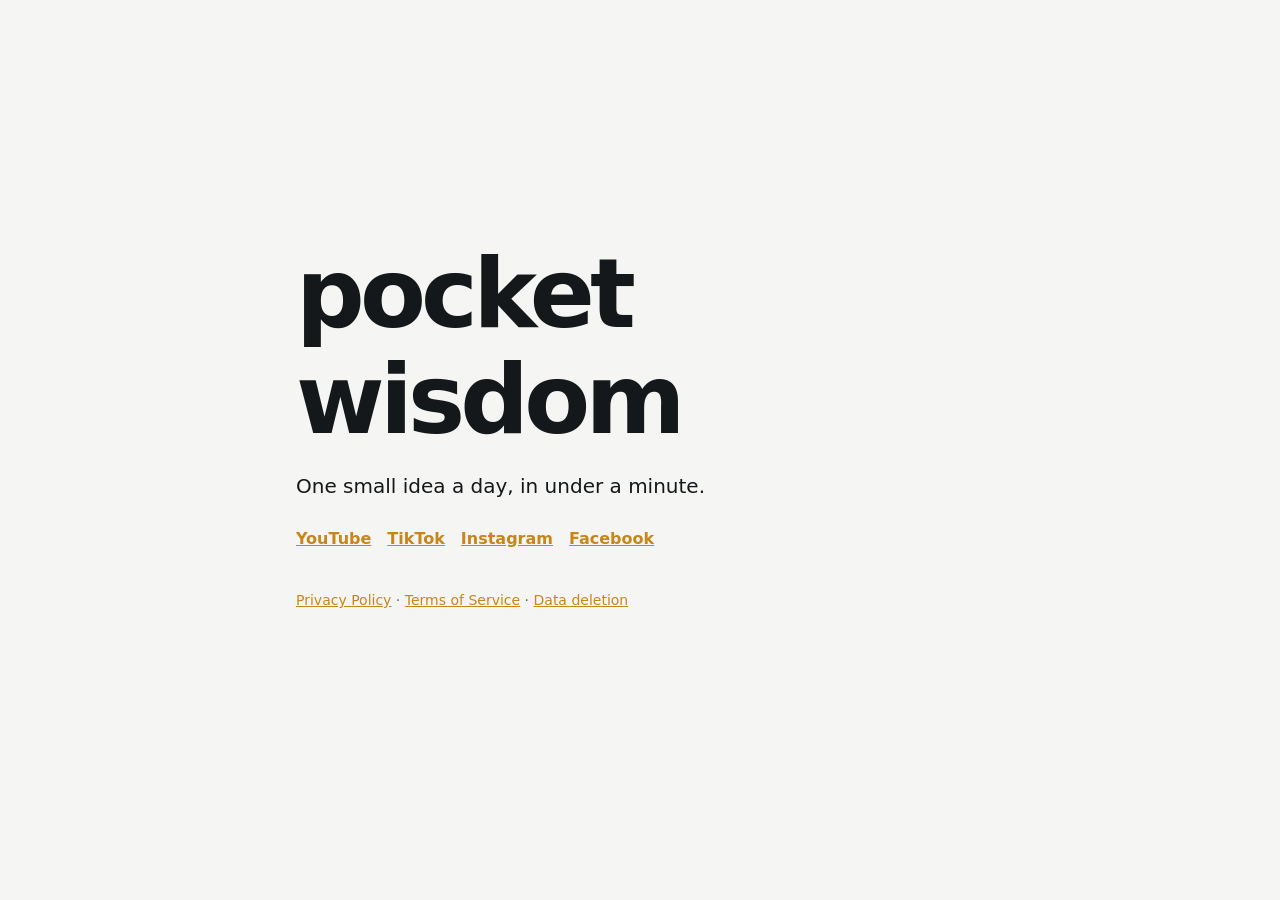
<file: index.html>
<!doctype html>
<html lang="en">
<head>
<meta charset="utf-8">
<meta name="viewport" content="width=device-width, initial-scale=1">
<title>Pocket Wisdom</title>
<meta name="description" content="One small idea a day, in under a minute.">
<link rel="stylesheet" href="style.css">
</head>
<body>
<main class="home">
<h1>pocket wisdom</h1>
<p class="tag">One small idea a day, in under a minute.</p>
<ul class="links">
  <li><a href="https://www.youtube.com/@dailypocketwisdom">YouTube</a></li>
  <li><a href="https://www.tiktok.com/@dailypocketwisdom">TikTok</a></li>
  <li><a href="https://www.instagram.com/dailypocketwisdom/">Instagram</a></li>
  <li><a href="https://www.facebook.com/dailypocketwisdom">Facebook</a></li>
</ul>
<p class="legal"><a href="privacy.html">Privacy Policy</a> · <a href="terms.html">Terms of Service</a> · <a href="privacy.html#data-deletion">Data deletion</a></p>
</main>
</body>
</html>
</file>
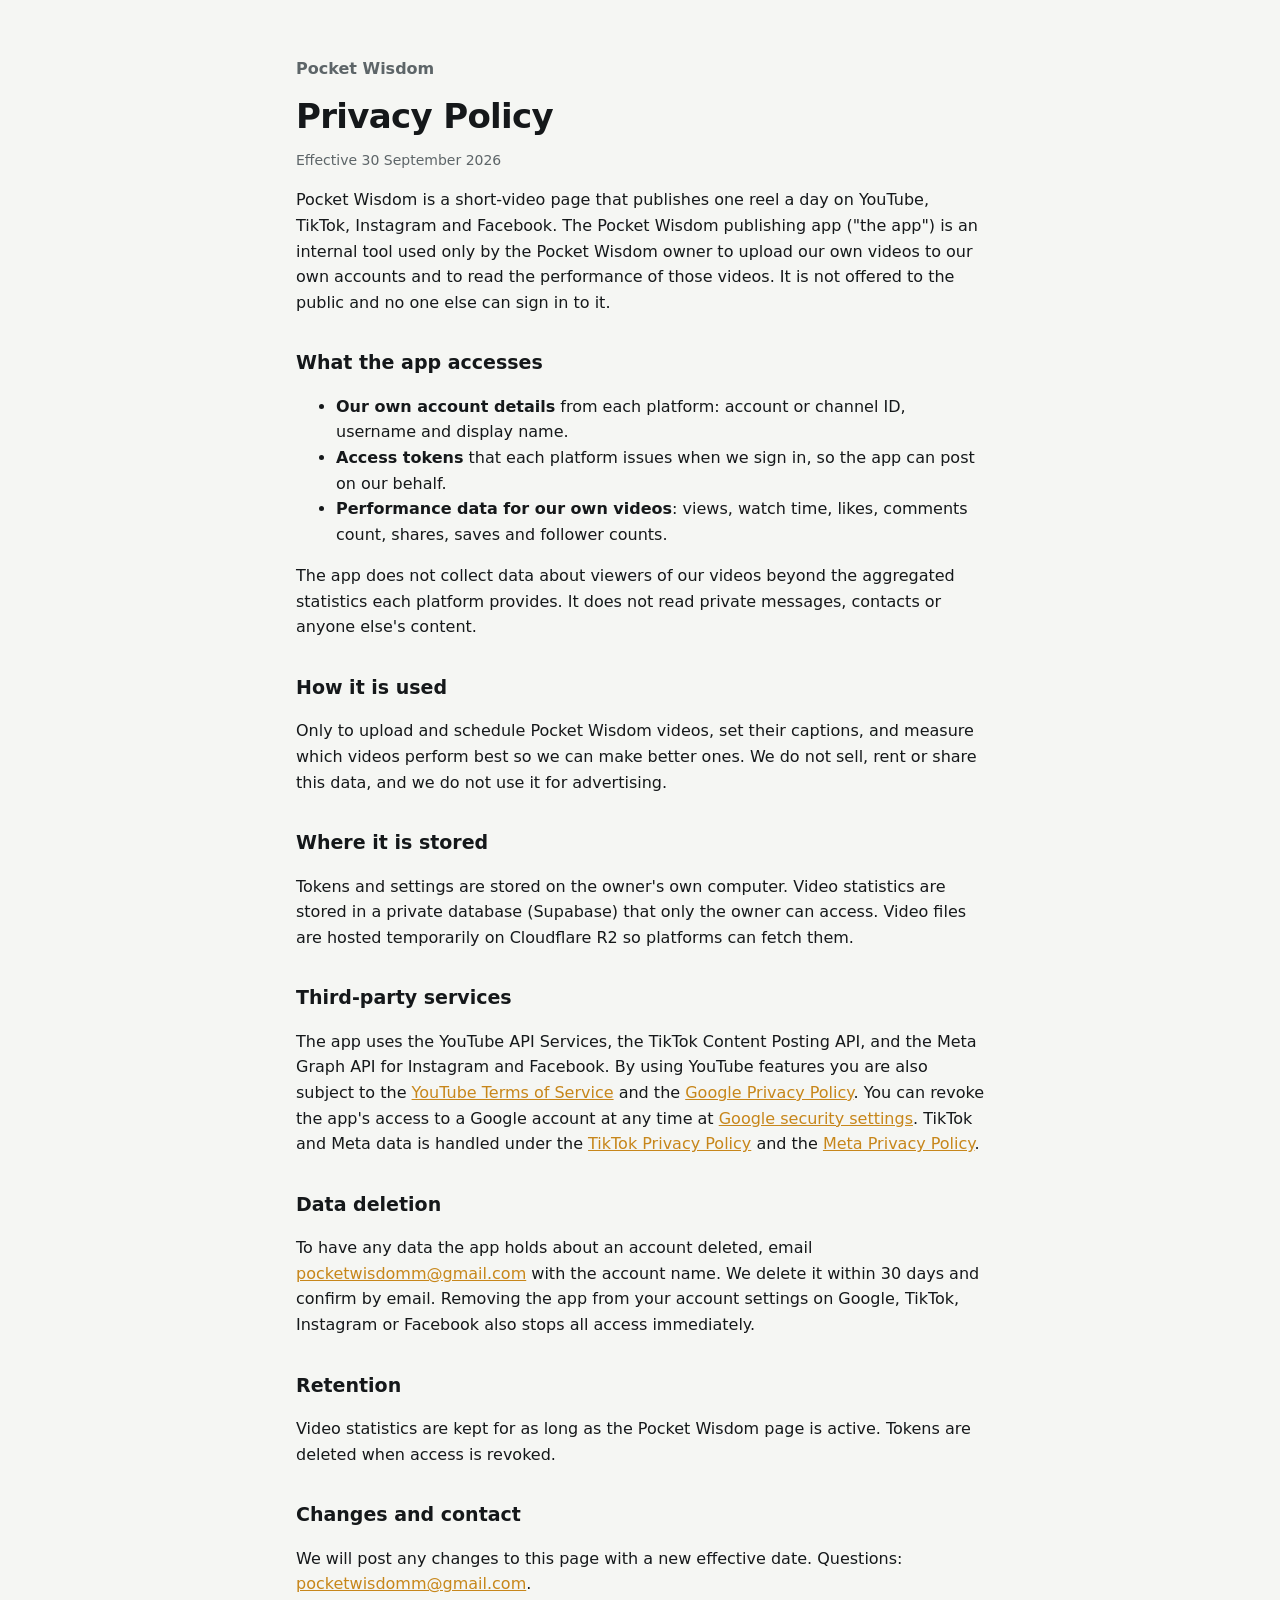
<file: privacy.html>
<!doctype html>
<html lang="en">
<head>
<meta charset="utf-8">
<meta name="viewport" content="width=device-width, initial-scale=1">
<title>Privacy Policy · Pocket Wisdom</title>
<link rel="stylesheet" href="style.css">
</head>
<body>
<main>
<p class="brand"><a href="index.html">Pocket Wisdom</a></p>
<h1>Privacy Policy</h1>
<p class="date">Effective 30 September 2026</p>

<p>Pocket Wisdom is a short-video page that publishes one reel a day on YouTube, TikTok, Instagram and Facebook.
The Pocket Wisdom publishing app ("the app") is an internal tool used only by the Pocket Wisdom owner to upload
our own videos to our own accounts and to read the performance of those videos. It is not offered to the public
and no one else can sign in to it.</p>

<h2>What the app accesses</h2>
<ul>
  <li><strong>Our own account details</strong> from each platform: account or channel ID, username and display name.</li>
  <li><strong>Access tokens</strong> that each platform issues when we sign in, so the app can post on our behalf.</li>
  <li><strong>Performance data for our own videos</strong>: views, watch time, likes, comments count, shares, saves and follower counts.</li>
</ul>
<p>The app does not collect data about viewers of our videos beyond the aggregated statistics each platform provides.
It does not read private messages, contacts or anyone else's content.</p>

<h2>How it is used</h2>
<p>Only to upload and schedule Pocket Wisdom videos, set their captions, and measure which videos perform best
so we can make better ones. We do not sell, rent or share this data, and we do not use it for advertising.</p>

<h2>Where it is stored</h2>
<p>Tokens and settings are stored on the owner's own computer. Video statistics are stored in a private database
(Supabase) that only the owner can access. Video files are hosted temporarily on Cloudflare R2 so platforms can fetch them.</p>

<h2>Third-party services</h2>
<p>The app uses the YouTube API Services, the TikTok Content Posting API, and the Meta Graph API for Instagram and Facebook.
By using YouTube features you are also subject to the
<a href="https://www.youtube.com/t/terms">YouTube Terms of Service</a> and the
<a href="https://policies.google.com/privacy">Google Privacy Policy</a>.
You can revoke the app's access to a Google account at any time at
<a href="https://myaccount.google.com/permissions">Google security settings</a>.
TikTok and Meta data is handled under the
<a href="https://www.tiktok.com/legal/privacy-policy">TikTok Privacy Policy</a> and the
<a href="https://www.facebook.com/privacy/policy">Meta Privacy Policy</a>.</p>

<h2 id="data-deletion">Data deletion</h2>
<p>To have any data the app holds about an account deleted, email <a href="mailto:pocketwisdomm@gmail.com">pocketwisdomm@gmail.com</a>
with the account name. We delete it within 30 days and confirm by email. Removing the app from your account settings on
Google, TikTok, Instagram or Facebook also stops all access immediately.</p>

<h2>Retention</h2>
<p>Video statistics are kept for as long as the Pocket Wisdom page is active. Tokens are deleted when access is revoked.</p>

<h2>Changes and contact</h2>
<p>We will post any changes to this page with a new effective date. Questions: <a href="mailto:pocketwisdomm@gmail.com">pocketwisdomm@gmail.com</a>.</p>
</main>
</body>
</html>
</file>
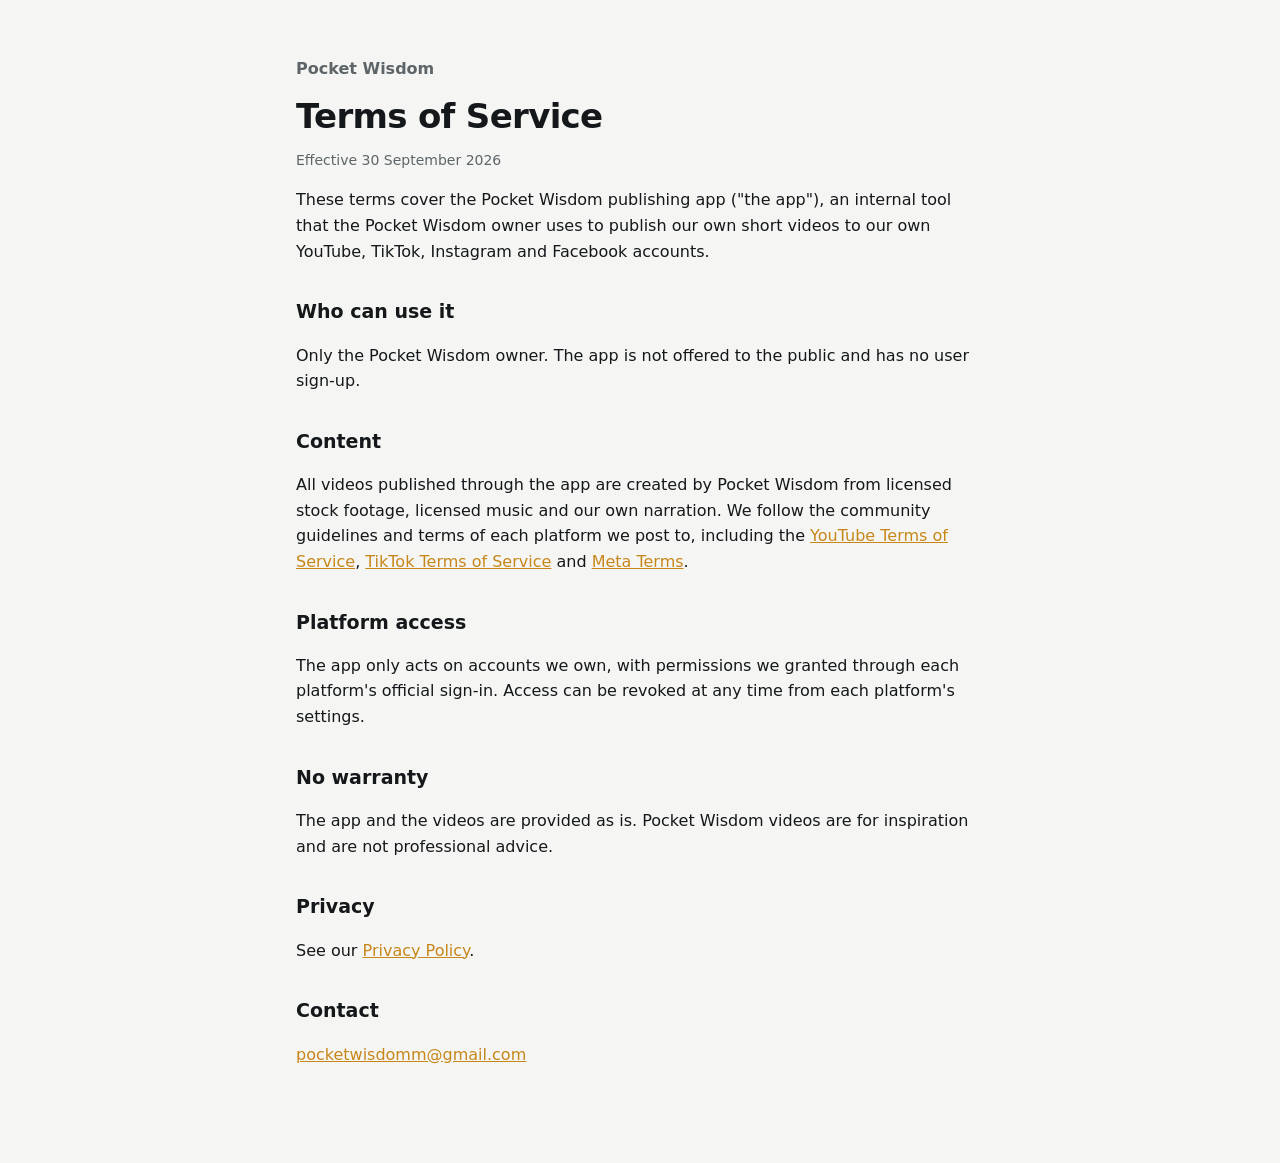
<file: terms.html>
<!doctype html>
<html lang="en">
<head>
<meta charset="utf-8">
<meta name="viewport" content="width=device-width, initial-scale=1">
<title>Terms of Service · Pocket Wisdom</title>
<link rel="stylesheet" href="style.css">
</head>
<body>
<main>
<p class="brand"><a href="index.html">Pocket Wisdom</a></p>
<h1>Terms of Service</h1>
<p class="date">Effective 30 September 2026</p>

<p>These terms cover the Pocket Wisdom publishing app ("the app"), an internal tool that the Pocket Wisdom owner
uses to publish our own short videos to our own YouTube, TikTok, Instagram and Facebook accounts.</p>

<h2>Who can use it</h2>
<p>Only the Pocket Wisdom owner. The app is not offered to the public and has no user sign-up.</p>

<h2>Content</h2>
<p>All videos published through the app are created by Pocket Wisdom from licensed stock footage, licensed music
and our own narration. We follow the community guidelines and terms of each platform we post to, including the
<a href="https://www.youtube.com/t/terms">YouTube Terms of Service</a>,
<a href="https://www.tiktok.com/legal/terms-of-service">TikTok Terms of Service</a> and
<a href="https://www.facebook.com/terms">Meta Terms</a>.</p>

<h2>Platform access</h2>
<p>The app only acts on accounts we own, with permissions we granted through each platform's official sign-in.
Access can be revoked at any time from each platform's settings.</p>

<h2>No warranty</h2>
<p>The app and the videos are provided as is. Pocket Wisdom videos are for inspiration and are not professional advice.</p>

<h2>Privacy</h2>
<p>See our <a href="privacy.html">Privacy Policy</a>.</p>

<h2>Contact</h2>
<p><a href="mailto:pocketwisdomm@gmail.com">pocketwisdomm@gmail.com</a></p>
</main>
</body>
</html>
</file>
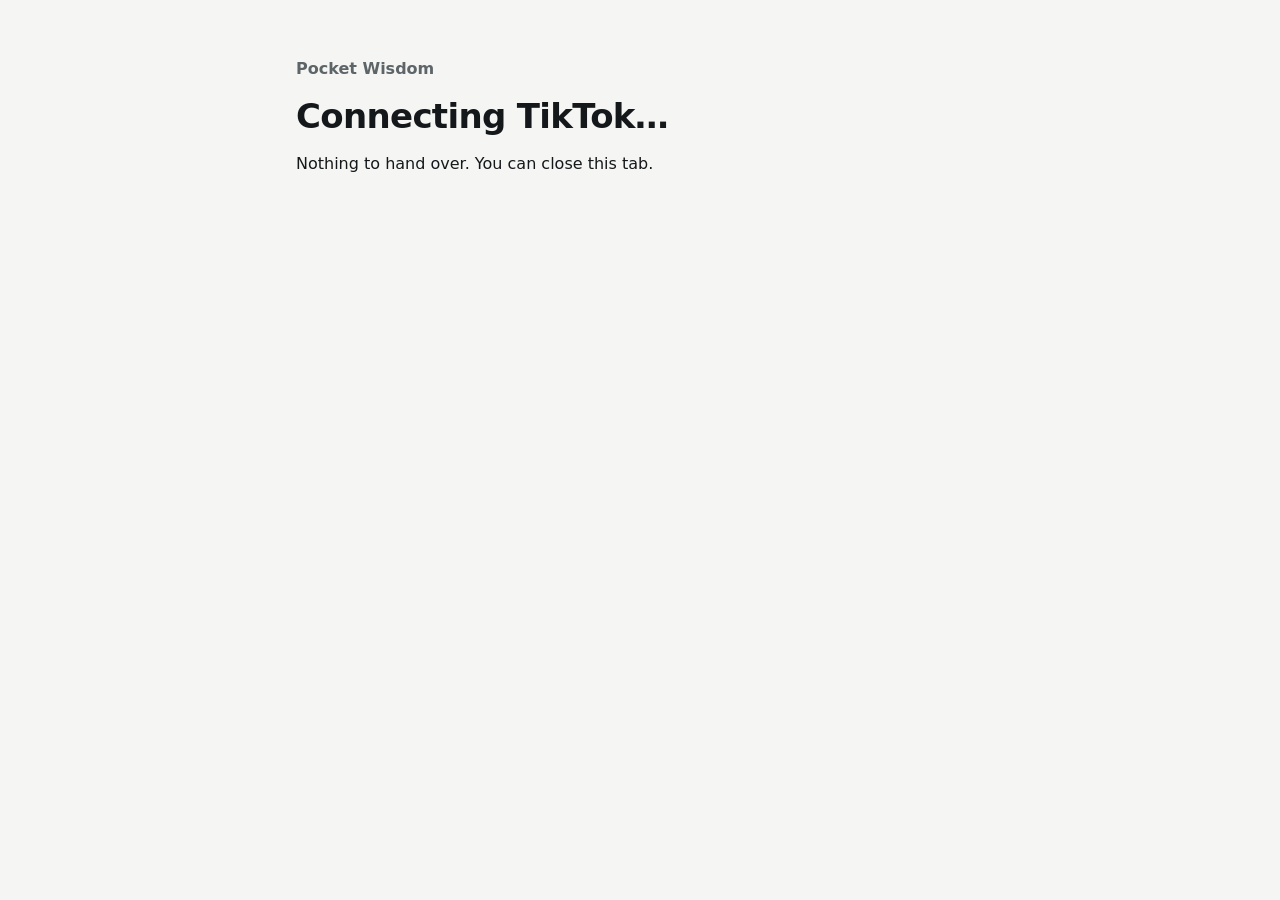
<file: tiktok-callback.html>
<!doctype html>
<html lang="en">
<head>
<meta charset="utf-8">
<meta name="viewport" content="width=device-width, initial-scale=1">
<title>Connecting · Pocket Wisdom</title>
<link rel="stylesheet" href="style.css">
</head>
<body>
<main>
<p class="brand"><a href="index.html">Pocket Wisdom</a></p>
<h1>Connecting TikTok…</h1>
<p id="msg">Handing the sign-in back to the Pocket Wisdom app on this computer.</p>
</main>
<script>
// TikTok only redirects to https pages, so this page forwards the sign-in result
// to the Pocket Wisdom app listening on this same computer.
(function () {
  var q = location.search;
  if (!q) { document.getElementById('msg').textContent = 'Nothing to hand over. You can close this tab.'; return; }
  location.replace('http://localhost:8766/' + q);
})();
</script>
</body>
</html>
</file>
<file: style.css>
:root { --bg: #f5f6f3; --ink: #15181a; --muted: #5d6568; --accent: #c7861a; }
@media (prefers-color-scheme: dark) { :root { --bg: #111416; --ink: #eceeea; --muted: #9aa3a5; --accent: #e3a444; } }
* { box-sizing: border-box; }
body { margin: 0; background: var(--bg); color: var(--ink); font: 16px/1.6 system-ui, -apple-system, "Segoe UI", sans-serif; }
main { max-width: 720px; margin: 0 auto; padding: 40px 16px 80px; }
h1 { font-size: 34px; letter-spacing: -0.02em; line-height: 1.1; margin: 8px 0; }
h2 { font-size: 19px; margin-top: 32px; }
a { color: var(--accent); }
.brand a { color: var(--muted); text-decoration: none; font-weight: 600; }
.date, .legal { color: var(--muted); font-size: 14px; }
.home { min-height: 100vh; display: grid; align-content: center; gap: 8px; }
.home h1 { font-size: clamp(48px, 12vw, 96px); font-weight: 900; letter-spacing: -0.05em; }
.tag { font-size: 20px; margin: 0; }
.links { list-style: none; padding: 0; display: flex; flex-wrap: wrap; gap: 16px; font-weight: 600; }
</file>
